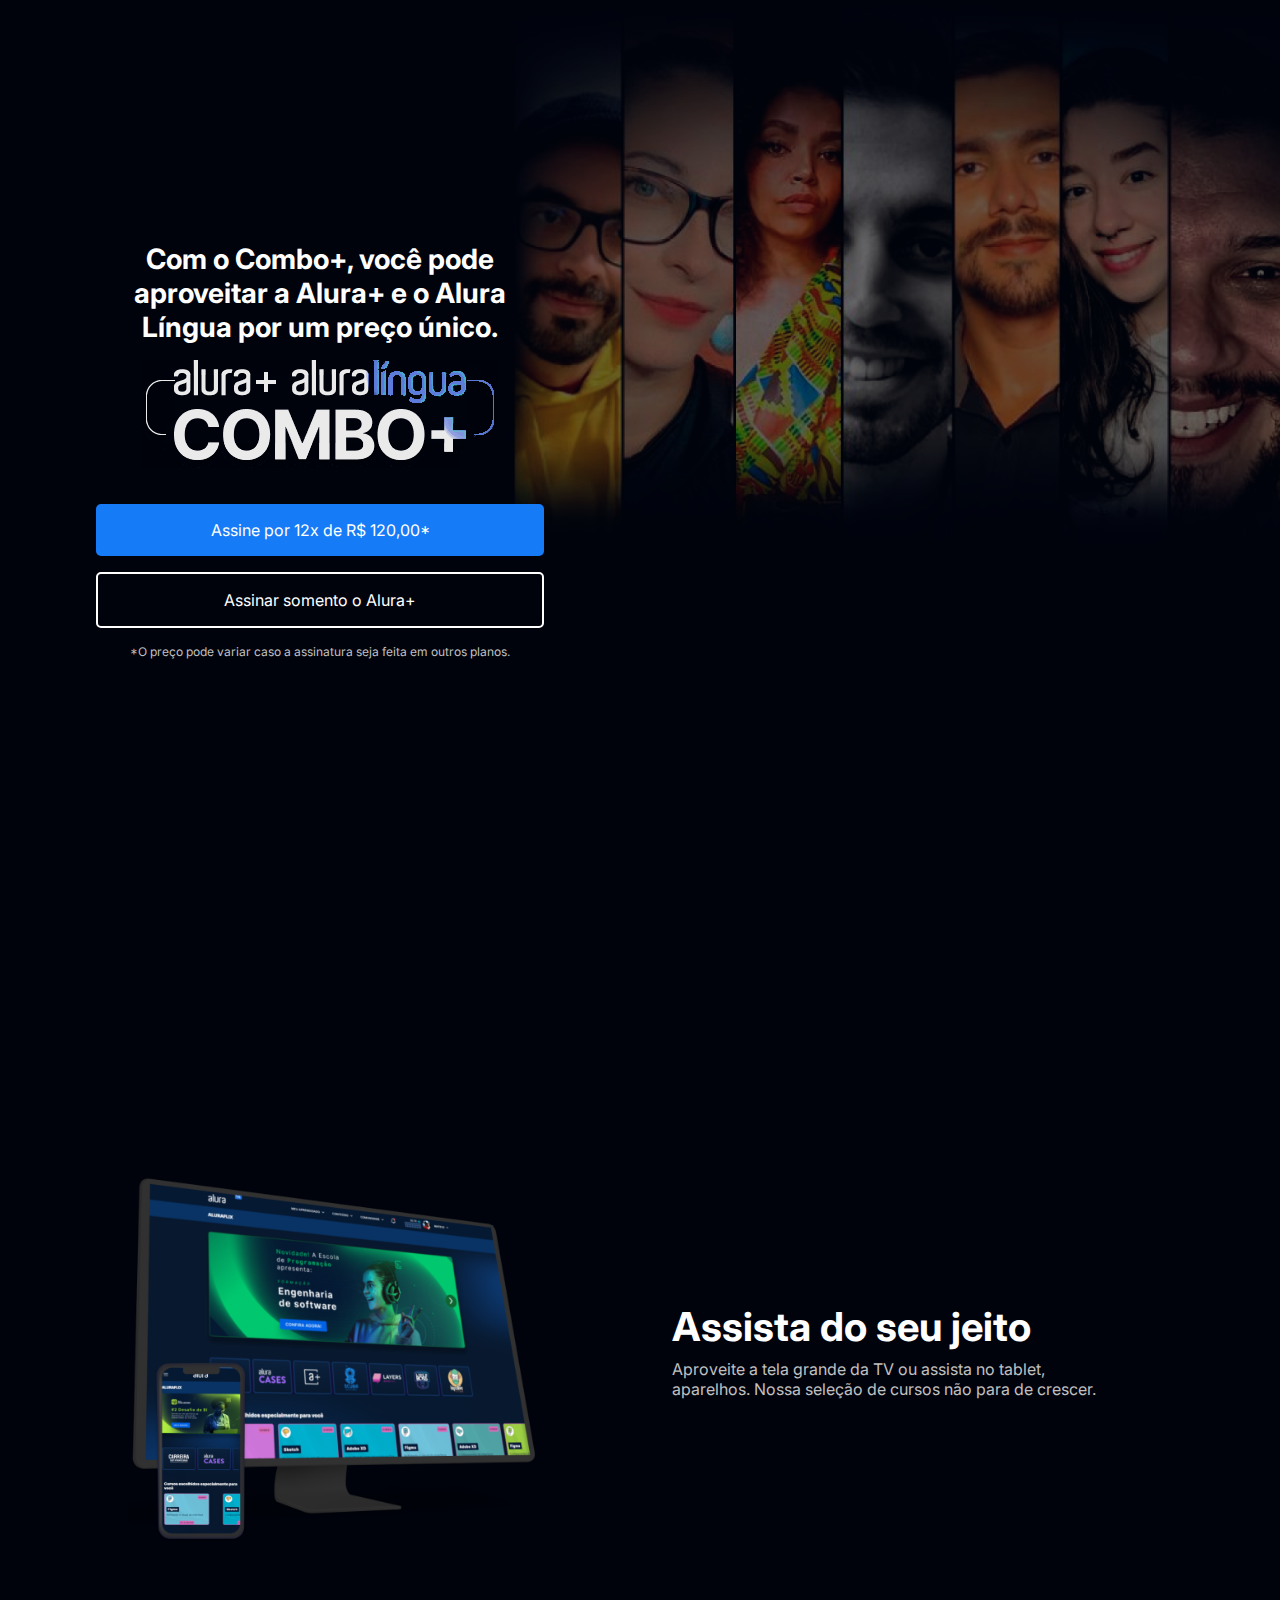
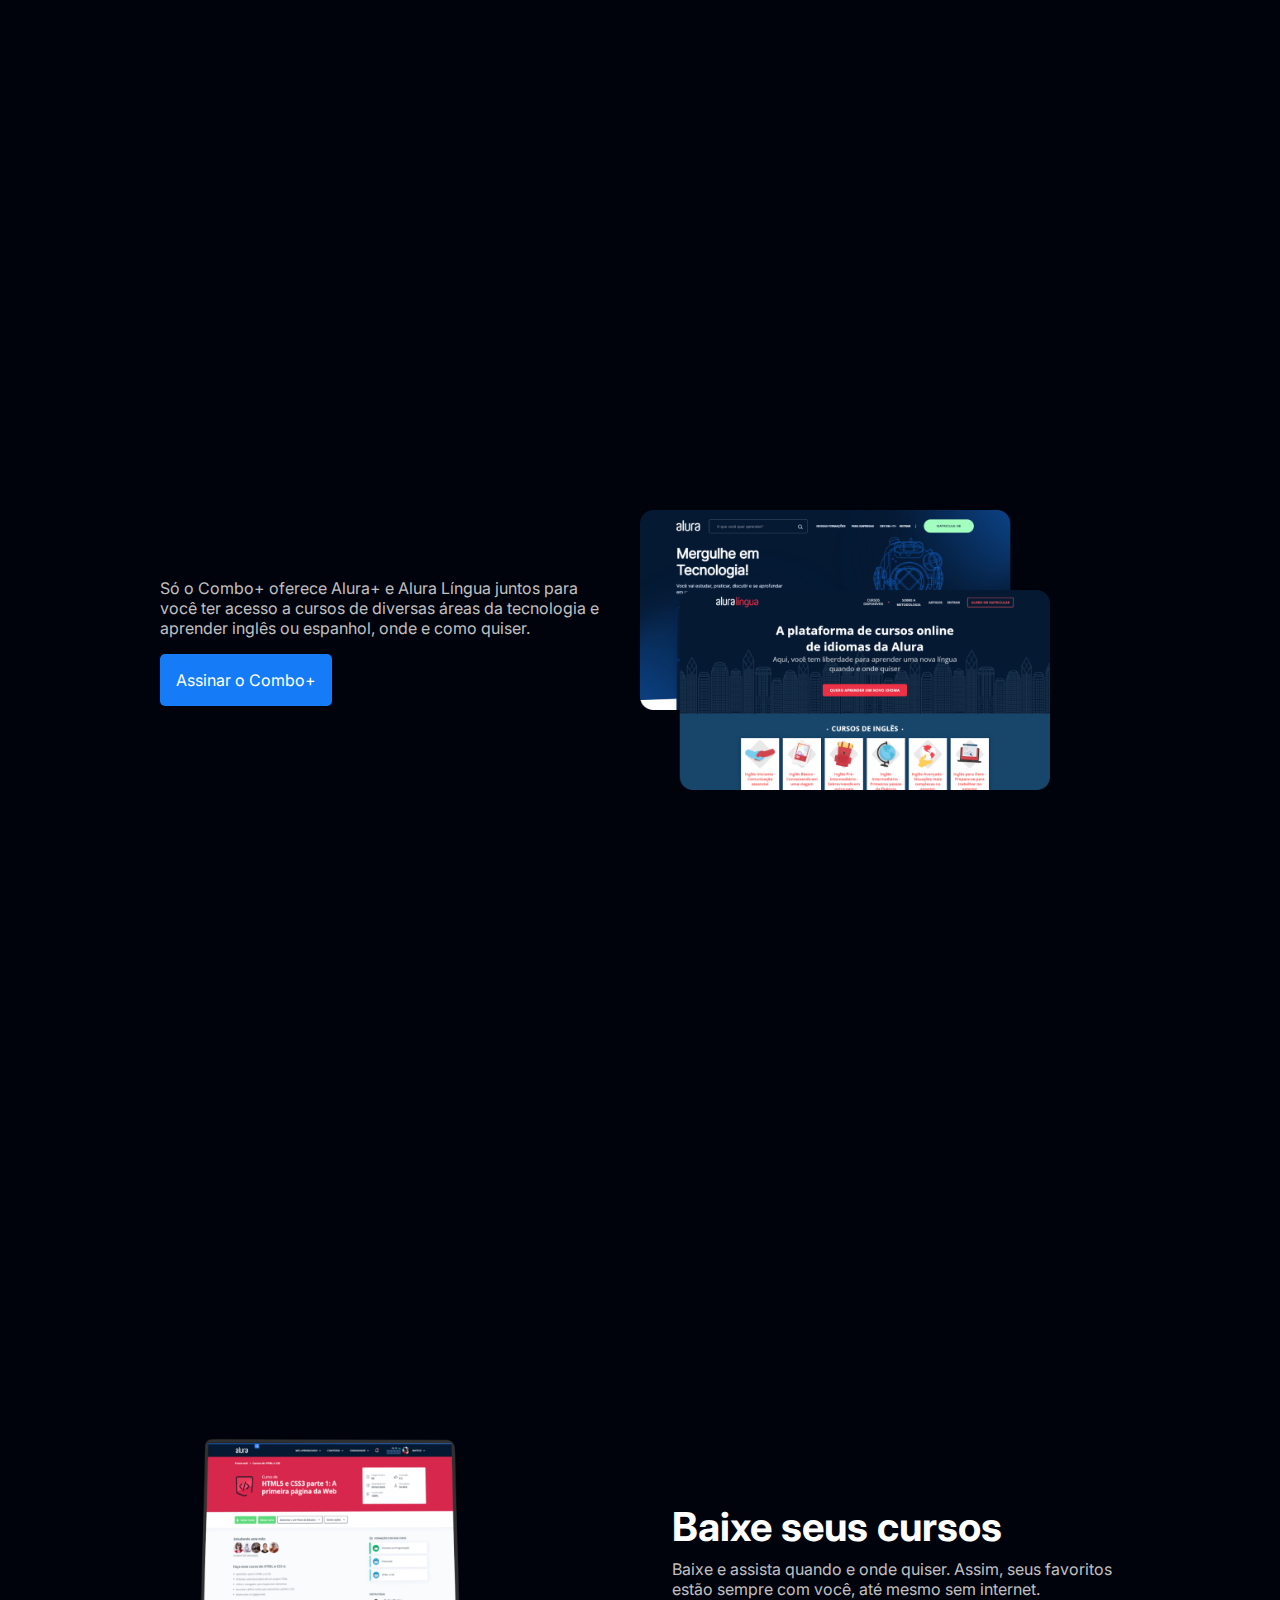
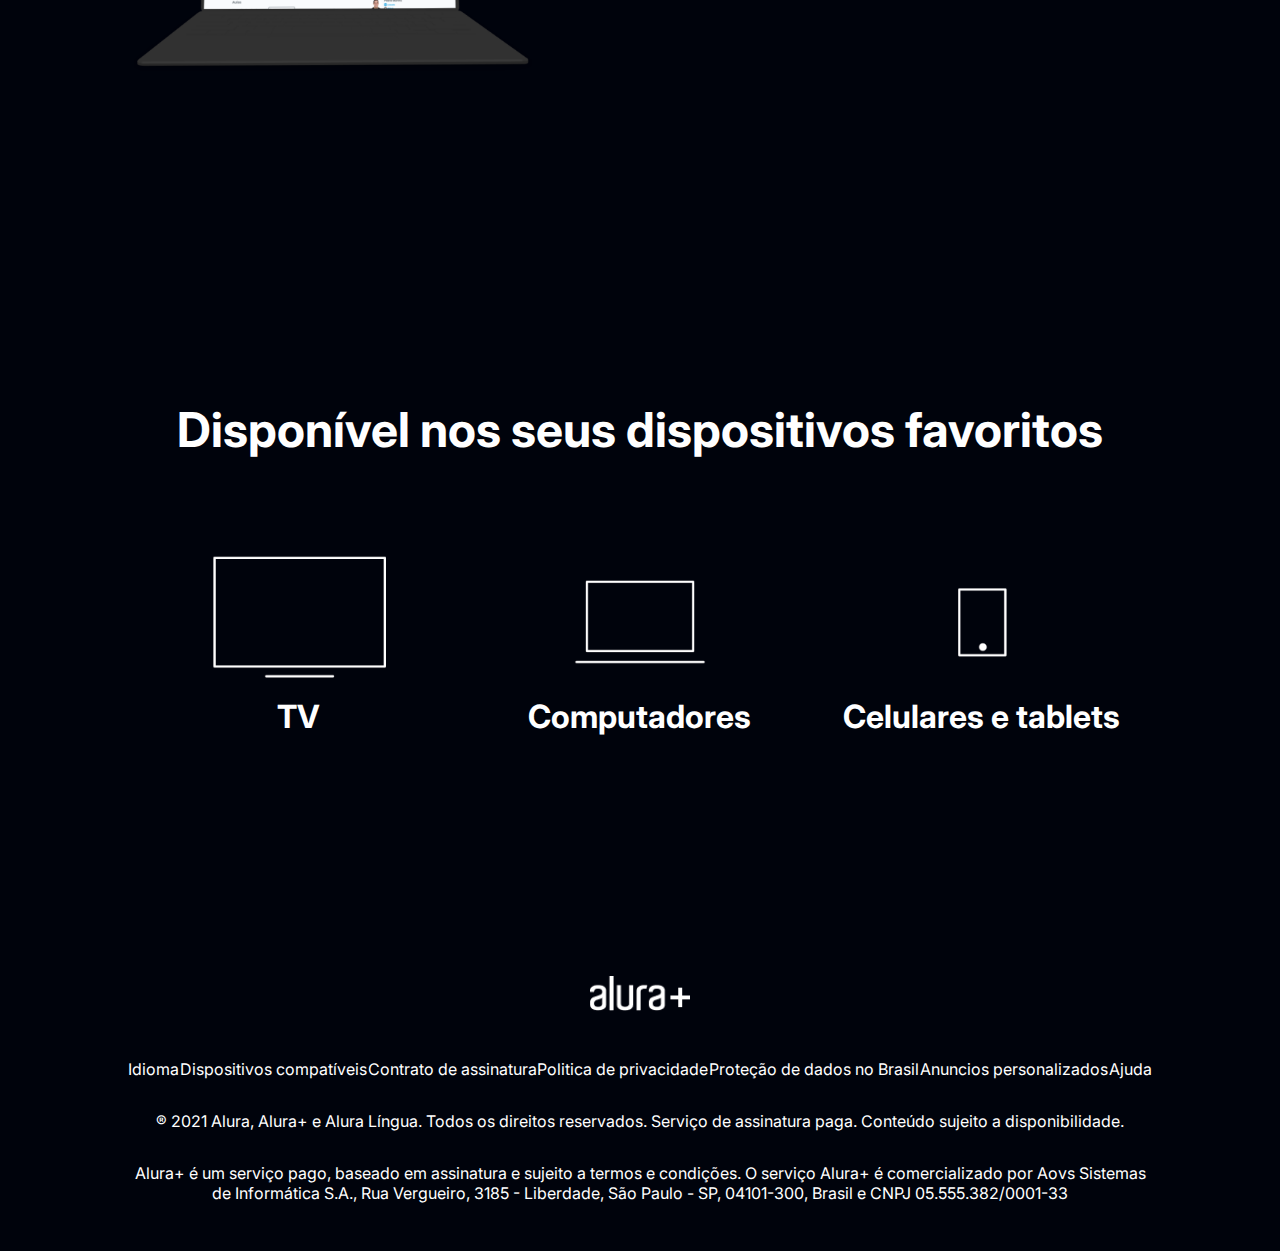
<file: aluraPlus/index.html>
<!DOCTYPE html>
<html lang="en">
<head>
    <meta charset="UTF-8">
    <meta name="viewport" content="width=device-width, initial-scale=1.0">
    <link rel="stylesheet" href="style.css">
    <title>Alura Plus</title>
</head>
<body>

    <section class="content principal">
        <div class="content_box">
        <h1 class="content__title">Com o Combo+, você pode aproveitar a Alura+ e o Alura Língua por um preço único.</h1>

        <img class="content__image" src="img/Combo.png" alt="Combo">

        <a class="content__bottom" href="www.alura.com.br">Assine por 12x de R$ 120,00*</a>
        <a class="content__bottom bottom_second" href="www.alura.com.br"> Assinar somento o Alura+</a>
        <p class="content__warning">*O preço pode variar caso a assinatura seja feita em outros planos.</p>
        </div>
    </section>

    <section class="content second">
        <img class="second__image" src="img/Plataformas.png" alt="monitor alura">
        <div class="content__describe">
            <h2 class="describe__title">Assista do seu jeito</h2>
            <p class="describe__pag">Aproveite a tela grande da TV ou assista no tablet, aparelhos. Nossa seleção de cursos não para de crescer. </p>
        </div>
    </section>

    <section class="content second">
        <div class="content__describe">
            <p class="describe__pag">  Só o Combo+ oferece Alura+ e Alura Língua juntos para você ter acesso a cursos de diversas áreas da tecnologia e aprender inglês ou espanhol, onde e como quiser.</p>
            <a class="content__bottom second__bottom" href="https://www.alura.com.br/">Assinar o Combo+</a>
        </div>

        <img class="second__image" src="img/Telas.png" alt="screens alura">
    
    </section>

    <section class="content second">
        <img class="second__image" src="img/Notebook.png" alt="Course HTML alura">
        <div class="content__describe sml">
            <h2 class="describe__title">Baixe seus cursos</h2>
            <p class="describe__pag">Baixe e assista quando e onde quiser. Assim, seus favoritos estão sempre com você, até mesmo sem internet.</p>
        </div>
    </section>

    <section class="devices">
        <h2 class="devices__title">Disponível nos seus dispositivos favoritos</h2>
        <ul class="devices__list">
            <li>
                <img class="list__img"  src="img/tv.png" alt="devices">
                <h3 class="list__item">TV</h3>
            </li>
            <li>
                <img class="list__img"  src="img/computador.png" alt="devices">
                <h3 class="list__item">Computadores</h3>
            </li>
            <li>
                <img class="list__img" src="img/celular.png" alt="devices">
                <h3 class="list__item">Celulares e tablets</h3>
            </li>
        </ul>
    </section>

    <footer class="footer">
        <img class="footer__logo" src="img/Logo.png" alt="logoAlura">
        <ul class="footer__list">
            <li class="list__link"> 
                <a href="">Idioma</a>
            </li>
            <li class="list__link"> 
                <a href="">Dispositivos compatíveis</a>
            </li>
            <li class="list__link"> 
                <a href="">Contrato de assinatura</a>
            </li>
            <li class="list__link"> 
                <a href="">Politica de privacidade</a>
            </li>
            <li class="list__link"> 
                <a href="">Proteção de dados no Brasil</a>
            </li>
            <li class="list__link"> 
                <a href="">Anuncios personalizados</a>
            </li>
            <li class="list__link"> 
                <a href="">Ajuda</a>
            </li>
        </ul>

        <p class="footer__pag">® 2021 Alura, Alura+ e Alura Língua. Todos os direitos reservados. Serviço de assinatura paga. Conteúdo sujeito a disponibilidade.</p>
        <p class="footer__pag">Alura+ é um serviço pago, baseado em assinatura e sujeito a termos e condições. O serviço Alura+ é comercializado por Aovs Sistemas de Informática S.A., Rua Vergueiro, 3185 - Liberdade, São Paulo - SP, 04101-300, Brasil e CNPJ 05.555.382/0001-33</p>
    </footer>
  

</body>
</html>
</file>
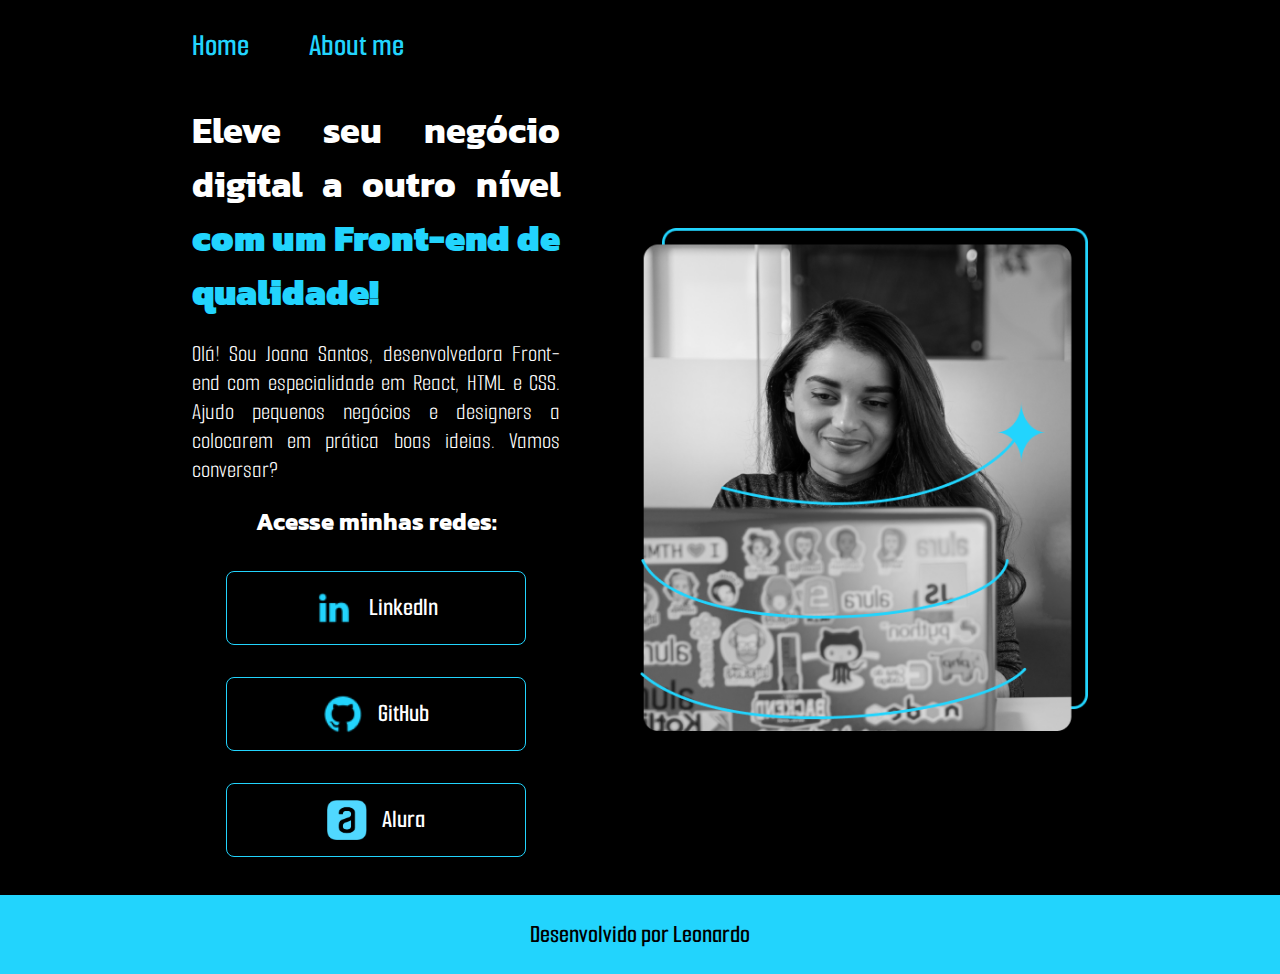
<file: partindoDoZero/index.html>
<!DOCTYPE html>
<html lang="en">
<head>
    <meta charset="UTF-8">
    <meta name="viewport" content="width=device-width, initial-scale=1.0">
    <title>ProjetoFigma</title>
    <link rel="stylesheet" href="./css/style.css">
</head>
<body>

    <header>
        <nav>
            <a>Home</a>
            <a href="about.html">About me</a>
        </nav>
    </header>
    <main class="content">
        <div class="mainContent">
            <section>
                <h1>Eleve seu negócio digital a outro nível 
                <strong>com um Front-end de qualidade!</strong></h1>
                <p>Olá! Sou Joana Santos, desenvolvedora Front-end com especialidade em React, HTML e CSS. Ajudo pequenos negócios e designers a colocarem em prática boas ideias. Vamos conversar?</p>
                <div class="buttons">
                    <h2>Acesse minhas redes:</h2>
                    <a href="https://www.linkedin.com/in/leonardo-andrade-91aa46207/">
                        <img src="./assets/linkedin.png" alt="iconLinkedIn">
                        LinkedIn
                    </a>
                    <a href="https://github.com/LeonardoAndrad3">     
                        <img src="./assets/Github.png" alt="iconGit">
                        GitHub
                    </a>
                    <a href="https://www.alura.com.br/">     
                        <img src="./assets/alura.png" alt="iconAlura">
                        Alura
                    </a>
                </div>
            </section>
            <img class="imgJoana" src="./assets/Imagem.png" alt="Joana">
        </div>
    </main>
    <footer> <p>Desenvolvido por Leonardo</p></footer>
</body>
</html>
</file>
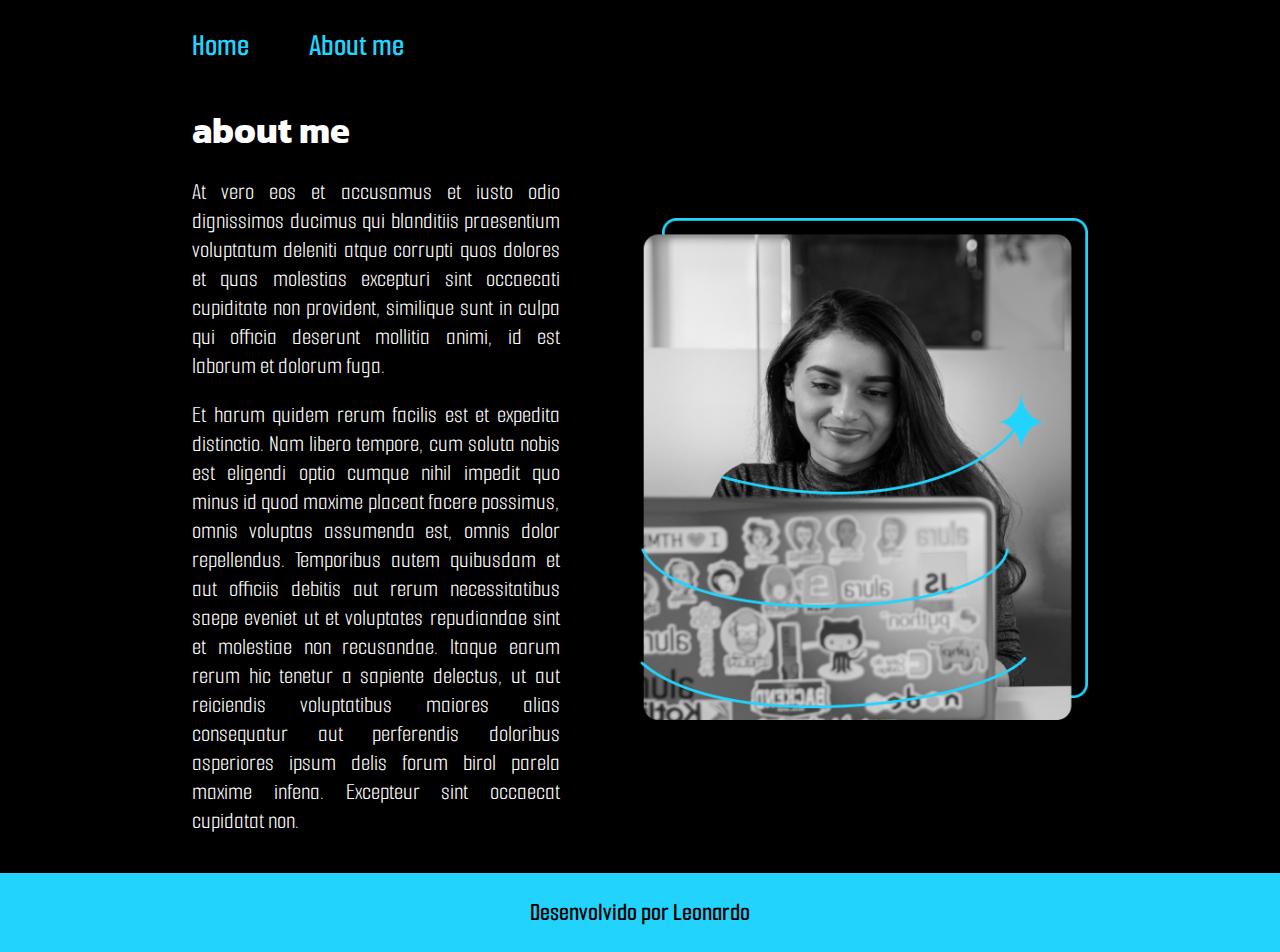
<file: partindoDoZero/about.html>
<!DOCTYPE html>
<html lang="en">
<head>
    <meta charset="UTF-8">
    <meta name="viewport" content="width=device-width, initial-scale=1.0">
    <title>About me</title>
    <link rel="stylesheet" href="./css/style.css">
</head>
<body>

    <header>
        <nav>
            <a href="index.html">Home</a>
            <a href="about.html">About me</a>
        </nav>
    </header>
    <main class="content">

        <div class="mainContent">
            <section class="about">
                <h1>about me</h1>
                <p>At vero eos et accusamus et iusto odio dignissimos ducimus qui blanditiis praesentium voluptatum deleniti atque corrupti quos dolores et quas molestias excepturi sint occaecati cupiditate non provident, similique sunt in culpa qui officia deserunt mollitia animi, id est laborum et dolorum fuga.
                </p>
                <p> 
                Et harum quidem rerum facilis est et expedita distinctio. Nam libero tempore, cum soluta nobis est eligendi optio cumque nihil impedit quo minus id quod maxime placeat facere possimus, omnis voluptas assumenda est, omnis dolor repellendus. Temporibus autem quibusdam et aut officiis debitis aut rerum necessitatibus saepe eveniet ut et voluptates repudiandae sint et molestiae non recusandae. Itaque earum rerum hic tenetur a sapiente delectus, ut aut reiciendis voluptatibus maiores alias consequatur aut perferendis doloribus asperiores ipsum delis forum birol parela maxime infena. Excepteur sint occaecat cupidatat non.
                    </p>
            </section>

            <img class="imgJoana" src="./assets/Imagem.png" alt="Joana">
        </div>

    </main>
    <footer>Desenvolvido por Leonardo</footer>
</body>
</html>
</file>
<file: aluraPlus/style.css>
@import url('https://fonts.googleapis.com/css2?family=Castoro+Titling&family=Inter:wght@100;200;300;400;600;700&family=Kanit:ital@1&display=swap');


:root{
    --primary: #FFFFFF;
    --second: #C0C0C0;
    --bottom-primary: #167BF7;
    --bottom-primary-hover: #3768A3;  
    --bottom-second-hover: #263F99;  
    --background: #00030C;

    --font-primary: "Inter";
}

*{
    margin: 0;
    padding: 0;
    box-sizing: border-box;
}

body{
    background-color: var(--background);
    color: var(--primary);
    font-family: var(--font-primary);
    font-size: 16px;
    font-weight: 400;
}

.principal{
    background-image: url("./img/Background.png");
    background-repeat: no-repeat;
    background-size: contain;
}

.content{
    height: 100vh;
    display: grid;
    grid-template-columns: 50% 50%;
    align-items: center;
    text-align: center;
}

.content__bottom{
    background-color: var(--bottom-primary);
    border-radius: 5px;
    padding: 1em;
    color: var(--primary);
    text-decoration: none;
    display: block;
    margin-bottom: 1em;
}

.content__bottom:hover{
    background-color: var(--bottom-primary-hover);
}

.bottom_second{
    background-color: transparent;
    border: 2px solid var(--primary);
}

.bottom_second:hover{
    background-color: var(--bottom-second-hover);
}

.content__warning{
    font-size: 12px;
    color: var(--second);
}

.content__title{
    font-size: 28px;
    font-weight: 700;
}

.content__image{
    margin: 1em 0 2em 0;
}

.content_box{
    margin: 0 6em;
}

.second__image{
    width: 80%;
}

.second{
    align-items: center;
    margin: 0 8em;
    text-align: start;
}

.describe__title{
    font-size: 40px;
    font-weight: 700;
    margin-bottom: .2em;
}

.describe__pag{
    font-size: 16px;
    color: var(--second);
}

.describe__bottom{
    background-color: var(--bottom-primary);
}

.second__bottom{
    display: inline-block;
    margin-top: 1em;
}

.content__describe{
    padding: 2em;
}

.devices{
    width: 80%;
    text-align: center;
    margin: 0 auto 15em auto;
}

.devices__list{
    display: flex;
    justify-content: space-around;
    list-style-type: none;
    margin: 5em 0;
}

.devices__list > li{
    transition: .35s;
    transition-property: transform;
}

.devices__list > li:hover{
    transform: scale(1.1, 1.1);
}

.devices__title{
    font-size: 48px;
    color: var(--primary);
}

.list__item{
    font-size: 32px;
    color: var(--primary);
}

.footer{
    display: flex;
    flex-direction: column;
    text-align: center;
    margin: 3em 10%;
    gap: 2em;
}

.footer__logo{
    display: inline-block;
    width: 100px;
    margin: 0 auto 1em auto;
}

.footer__list{
    display: flex;
    list-style-type: none;
    justify-content: space-between;
}

.list__link > a{
    text-decoration: none;
    color: var(--primary);
    font-size: 16px;
}

.list__link > a:hover{
    color: var(--bottom-primary);
}

.list__link > a:active{
    color: #14E3D1;
}

.list__img{
    width: 80%;
}

@media (max-width: 1200px) {
    .content{
        height: 100vh;
        display: flex;
        flex-direction: column;
        justify-content: center;
    }

    .principal{
        background-image: url(img/BackgroundMoble.png);
        background-size: cover;
    }
    
}

@media (max-width: 750px){

    .describe__pag{
        font-size: 4.5vw;
    }

    .second{
        gap: 3em;
    }

    .devices__list{
        flex-direction: column;
    }

    .content{
        width: 100vw;
    }

    .footer__list{
        display: grid;
        grid-template-columns: auto auto;
        grid-auto-rows: 2em;
        gap: 20px;
    }

    .second{
        margin: 0;
    }
}
</file>
<file: partindoDoZero/css/style.css>
@import url('https://fonts.googleapis.com/css2?family=Oswald&display=swap');
@import url('https://fonts.googleapis.com/css2?family=Smooch+Sans:wght@100&display=swap');
@import url('https://fonts.googleapis.com/css2?family=Smooch+Sans:wght@600&display=swap');
@import url('https://fonts.googleapis.com/css2?family=Kanit:ital@1&display=swap');

:root{
    --color-text-p1:white;
    --color-text-blue:rgba(34, 212, 253, 1);
    --color-black: black;
    --cor-hover: rgb(34, 34, 34);

    /*Fonts*/
    --font-primary: 'Smooch Sans', sans-serif;
    --font-segund: 'Kanit', sans-serif;

}


*{
    box-sizing: border-box;
    margin: 0px;
    padding: 0px
}

body{
    background-color: var(--color-black);
    color: var(--color-text-p1);
}

strong{
    color:var(--color-text-blue);
}

header{
    padding: 2% 0 0 15%;
}

header > nav > a{

    color: var(--color-text-blue);
    font-family: var(--font-primary);
    font-weight: 600;
    font-size: 32px;
    text-decoration: none;
}

header > nav{
    display: flex;
    gap: 60px;
}

.content{
    padding: 3% 15%;
}


.imgJoana{
    width: 50%;
    max-width: 500px;
}

.mainContent{
    display: flex;
    align-items: center;
    justify-content: center;
    gap: 80px;
}

.mainContent > section{
    display: flex;
    flex-direction: column;
    min-height: 700px;
    max-width: 600px;
    gap: 20px;
    text-align: justify;
}

.mainContent > section > h1{
    font-size: 36px;
    font-family:  var(--font-segund)
}

.buttons > h2{
    font-size: 24px;
    font-family:  var(--font-segund)
}

.mainContent > section > p{
    font-size: 1.5rem;
    font-family: var(--font-primary)
}

.buttons{
    display: flex;
    flex-direction: column;
    align-items: center;
    justify-content: space-between;
    gap: 32px;
}

.buttons > a{
    background-color: transparent;
    border: solid 1px var(--color-text-blue);
    width: 100%;
    max-width: 300px;
    font-size: 24px;
    padding: 16px 0;
    border-radius: 8px;

    text-decoration: none;
    color: var(--color-text-p1);
    font-family: var(--font-primary);
    font-weight: 600;
    font-size: 26px;
    display: flex;
    justify-content: center;
    align-items: center;
    gap: 15px;
    transition: 100ms;

}

.buttons > a > img{
    width: 40px;
}

.buttons > a:hover{
    max-width: 320px;
    background-color: var(--cor-hover);
}

footer{
    background-color: var(--color-text-blue);
    color:var(--color-black);
    padding: 24px;
    text-align: center;
    font-family: var(--font-primary);
    font-weight: 600;
    font-size: 26px;
    width: 100%;
}


@media (max-width: 1200px) {

    .content{
        padding: 0%;
    }

    .mainContent{
        flex-direction: column-reverse;
        padding: 5%;
    }

    .imgJoana{
        width: 70%;
    }

    header{
        padding: 3% 0%;
    }

    header > nav{
        justify-content: center;
    }
}
</file>
